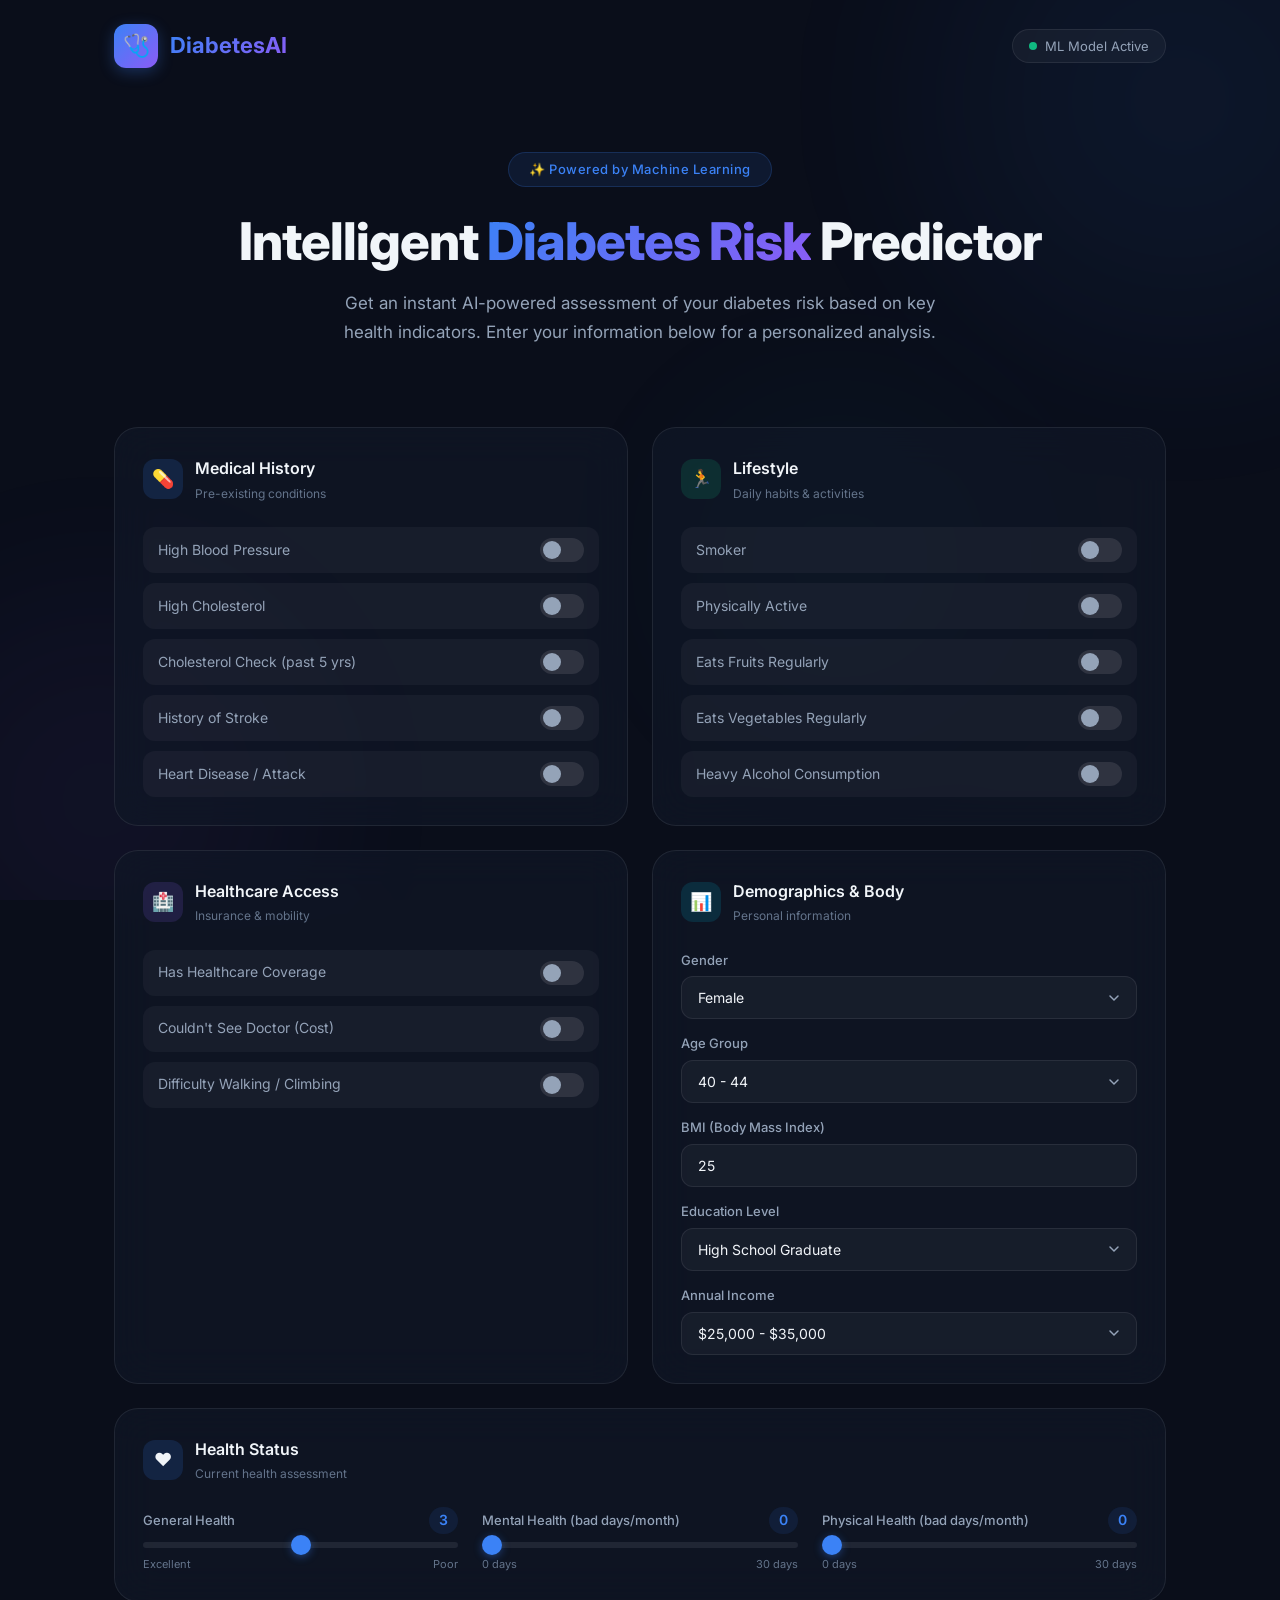
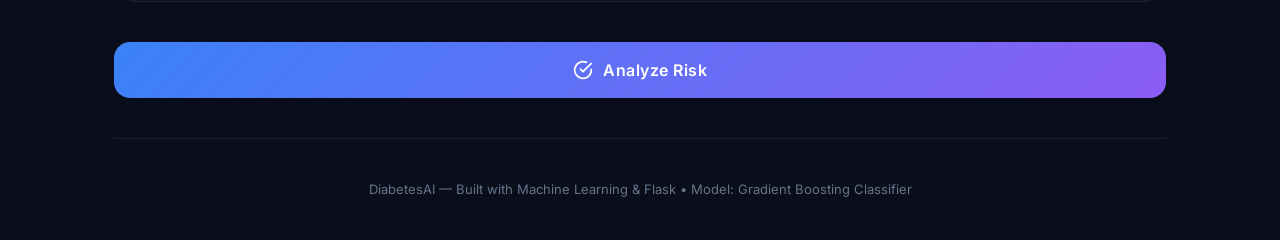
<file: app/templates/index.html>
<!DOCTYPE html>
<html lang="en">
<head>
    <meta charset="UTF-8">
    <meta name="viewport" content="width=device-width, initial-scale=1.0">
    <title>DiabetesAI - Intelligent Diabetes Risk Predictor</title>
    <meta name="description" content="AI-powered diabetes risk prediction tool using machine learning. Get instant health risk assessment based on your health indicators.">
    <link href="https://fonts.googleapis.com/css2?family=Inter:wght@300;400;500;600;700;800&display=swap" rel="stylesheet">
    <style>
        *, *::before, *::after {
            margin: 0;
            padding: 0;
            box-sizing: border-box;
        }

        :root {
            --bg-primary: #0a0e1a;
            --bg-secondary: #111827;
            --bg-card: rgba(17, 24, 39, 0.7);
            --bg-glass: rgba(255, 255, 255, 0.04);
            --border-glass: rgba(255, 255, 255, 0.08);
            --text-primary: #f1f5f9;
            --text-secondary: #94a3b8;
            --text-muted: #64748b;
            --accent-blue: #3b82f6;
            --accent-purple: #8b5cf6;
            --accent-cyan: #06b6d4;
            --accent-green: #10b981;
            --accent-red: #ef4444;
            --accent-amber: #f59e0b;
            --gradient-primary: linear-gradient(135deg, #3b82f6, #8b5cf6);
            --gradient-hero: linear-gradient(135deg, #0f172a 0%, #1e1b4b 50%, #0f172a 100%);
            --shadow-glow: 0 0 40px rgba(59, 130, 246, 0.15);
            --radius-sm: 8px;
            --radius-md: 12px;
            --radius-lg: 16px;
            --radius-xl: 24px;
        }

        body {
            font-family: 'Inter', -apple-system, BlinkMacSystemFont, sans-serif;
            background: var(--bg-primary);
            color: var(--text-primary);
            min-height: 100vh;
            overflow-x: hidden;
            line-height: 1.6;
        }

        /* Animated background */
        .bg-animation {
            position: fixed;
            top: 0;
            left: 0;
            width: 100%;
            height: 100%;
            z-index: 0;
            pointer-events: none;
            overflow: hidden;
        }

        .bg-orb {
            position: absolute;
            border-radius: 50%;
            filter: blur(80px);
            opacity: 0.3;
            animation: float 20s ease-in-out infinite;
        }

        .bg-orb-1 {
            width: 600px;
            height: 600px;
            background: radial-gradient(circle, rgba(59, 130, 246, 0.3), transparent);
            top: -200px;
            right: -200px;
            animation-delay: 0s;
        }

        .bg-orb-2 {
            width: 500px;
            height: 500px;
            background: radial-gradient(circle, rgba(139, 92, 246, 0.25), transparent);
            bottom: -150px;
            left: -150px;
            animation-delay: -7s;
        }

        .bg-orb-3 {
            width: 400px;
            height: 400px;
            background: radial-gradient(circle, rgba(6, 182, 212, 0.2), transparent);
            top: 40%;
            left: 50%;
            animation-delay: -14s;
        }

        @keyframes float {
            0%, 100% { transform: translate(0, 0) scale(1); }
            33% { transform: translate(30px, -30px) scale(1.05); }
            66% { transform: translate(-20px, 20px) scale(0.95); }
        }

        /* Layout */
        .container {
            position: relative;
            z-index: 1;
            max-width: 1100px;
            margin: 0 auto;
            padding: 0 24px;
        }

        /* Header */
        .header {
            padding: 24px 0;
            display: flex;
            align-items: center;
            justify-content: space-between;
            animation: fadeInDown 0.6s ease-out;
        }

        .logo {
            display: flex;
            align-items: center;
            gap: 12px;
        }

        .logo-icon {
            width: 44px;
            height: 44px;
            background: var(--gradient-primary);
            border-radius: var(--radius-md);
            display: flex;
            align-items: center;
            justify-content: center;
            font-size: 22px;
            box-shadow: 0 4px 15px rgba(59, 130, 246, 0.3);
        }

        .logo-text {
            font-size: 22px;
            font-weight: 700;
            background: var(--gradient-primary);
            -webkit-background-clip: text;
            -webkit-text-fill-color: transparent;
            background-clip: text;
        }

        .header-badge {
            display: flex;
            align-items: center;
            gap: 8px;
            padding: 6px 16px;
            background: var(--bg-glass);
            border: 1px solid var(--border-glass);
            border-radius: 100px;
            font-size: 13px;
            color: var(--text-secondary);
        }

        .header-badge .dot {
            width: 8px;
            height: 8px;
            background: var(--accent-green);
            border-radius: 50%;
            animation: pulse 2s ease-in-out infinite;
        }

        @keyframes pulse {
            0%, 100% { opacity: 1; transform: scale(1); }
            50% { opacity: 0.5; transform: scale(0.9); }
        }

        /* Hero Section */
        .hero {
            text-align: center;
            padding: 60px 0 40px;
            animation: fadeInUp 0.8s ease-out;
        }

        .hero-label {
            display: inline-flex;
            align-items: center;
            gap: 8px;
            padding: 6px 20px;
            background: rgba(59, 130, 246, 0.1);
            border: 1px solid rgba(59, 130, 246, 0.2);
            border-radius: 100px;
            font-size: 13px;
            font-weight: 500;
            color: var(--accent-blue);
            margin-bottom: 24px;
            letter-spacing: 0.5px;
        }

        .hero h1 {
            font-size: clamp(32px, 5vw, 52px);
            font-weight: 800;
            line-height: 1.2;
            margin-bottom: 16px;
            letter-spacing: -1px;
        }

        .hero h1 .gradient-text {
            background: var(--gradient-primary);
            -webkit-background-clip: text;
            -webkit-text-fill-color: transparent;
            background-clip: text;
        }

        .hero p {
            font-size: 17px;
            color: var(--text-secondary);
            max-width: 600px;
            margin: 0 auto;
            line-height: 1.7;
        }

        /* Main form */
        .form-grid {
            display: grid;
            grid-template-columns: 1fr 1fr;
            gap: 24px;
            padding: 40px 0;
            animation: fadeInUp 1s ease-out;
        }

        @media (max-width: 768px) {
            .form-grid {
                grid-template-columns: 1fr;
            }
        }

        /* Card */
        .card {
            background: var(--bg-card);
            backdrop-filter: blur(20px);
            -webkit-backdrop-filter: blur(20px);
            border: 1px solid var(--border-glass);
            border-radius: var(--radius-xl);
            padding: 28px;
            transition: all 0.3s ease;
        }

        .card:hover {
            border-color: rgba(255, 255, 255, 0.12);
            box-shadow: var(--shadow-glow);
            transform: translateY(-2px);
        }

        .card-header {
            display: flex;
            align-items: center;
            gap: 12px;
            margin-bottom: 24px;
        }

        .card-icon {
            width: 40px;
            height: 40px;
            border-radius: var(--radius-md);
            display: flex;
            align-items: center;
            justify-content: center;
            font-size: 18px;
        }

        .card-icon.blue { background: rgba(59, 130, 246, 0.15); }
        .card-icon.purple { background: rgba(139, 92, 246, 0.15); }
        .card-icon.cyan { background: rgba(6, 182, 212, 0.15); }
        .card-icon.green { background: rgba(16, 185, 129, 0.15); }

        .card-title {
            font-size: 16px;
            font-weight: 600;
        }

        .card-subtitle {
            font-size: 12px;
            color: var(--text-muted);
            margin-top: 2px;
        }

        /* Toggle Switch */
        .toggle-group {
            display: flex;
            flex-direction: column;
            gap: 10px;
        }

        .toggle-item {
            display: flex;
            align-items: center;
            justify-content: space-between;
            padding: 10px 14px;
            background: var(--bg-glass);
            border: 1px solid transparent;
            border-radius: var(--radius-md);
            cursor: pointer;
            transition: all 0.2s ease;
        }

        .toggle-item:hover {
            background: rgba(255, 255, 255, 0.06);
            border-color: var(--border-glass);
        }

        .toggle-item.active {
            background: rgba(59, 130, 246, 0.08);
            border-color: rgba(59, 130, 246, 0.2);
        }

        .toggle-label {
            font-size: 14px;
            font-weight: 400;
            color: var(--text-secondary);
            user-select: none;
        }

        .toggle-item.active .toggle-label {
            color: var(--text-primary);
        }

        .toggle-switch {
            width: 44px;
            height: 24px;
            background: rgba(255, 255, 255, 0.1);
            border-radius: 100px;
            position: relative;
            transition: all 0.3s ease;
            flex-shrink: 0;
        }

        .toggle-switch::after {
            content: '';
            position: absolute;
            width: 18px;
            height: 18px;
            background: var(--text-secondary);
            border-radius: 50%;
            top: 3px;
            left: 3px;
            transition: all 0.3s cubic-bezier(0.68, -0.55, 0.27, 1.55);
        }

        .toggle-item.active .toggle-switch {
            background: var(--accent-blue);
        }

        .toggle-item.active .toggle-switch::after {
            transform: translateX(20px);
            background: white;
        }

        /* Select + Input */
        .input-group {
            display: flex;
            flex-direction: column;
            gap: 14px;
        }

        .input-wrapper {
            display: flex;
            flex-direction: column;
            gap: 6px;
        }

        .input-label {
            font-size: 13px;
            font-weight: 500;
            color: var(--text-secondary);
        }

        .styled-select, .styled-input {
            width: 100%;
            padding: 12px 16px;
            background: var(--bg-glass);
            border: 1px solid var(--border-glass);
            border-radius: var(--radius-md);
            color: var(--text-primary);
            font-family: 'Inter', sans-serif;
            font-size: 14px;
            outline: none;
            transition: all 0.2s ease;
            appearance: none;
        }

        .styled-select {
            cursor: pointer;
            background-image: url("data:image/svg+xml,%3Csvg xmlns='http://www.w3.org/2000/svg' width='12' height='12' viewBox='0 0 12 12' fill='none'%3E%3Cpath d='M2 4L6 8L10 4' stroke='%2394a3b8' stroke-width='1.5' stroke-linecap='round'/%3E%3C/svg%3E");
            background-repeat: no-repeat;
            background-position: right 16px center;
            padding-right: 40px;
        }

        .styled-select option {
            background: var(--bg-secondary);
            color: var(--text-primary);
        }

        .styled-input:focus, .styled-select:focus {
            border-color: var(--accent-blue);
            box-shadow: 0 0 0 3px rgba(59, 130, 246, 0.1);
        }

        /* Slider */
        .slider-wrapper {
            display: flex;
            flex-direction: column;
            gap: 8px;
        }

        .slider-header {
            display: flex;
            justify-content: space-between;
            align-items: center;
        }

        .slider-value {
            font-size: 14px;
            font-weight: 600;
            color: var(--accent-blue);
            background: rgba(59, 130, 246, 0.1);
            padding: 2px 10px;
            border-radius: 100px;
        }

        .styled-range {
            width: 100%;
            height: 6px;
            -webkit-appearance: none;
            appearance: none;
            background: rgba(255, 255, 255, 0.08);
            border-radius: 100px;
            outline: none;
        }

        .styled-range::-webkit-slider-thumb {
            -webkit-appearance: none;
            appearance: none;
            width: 20px;
            height: 20px;
            border-radius: 50%;
            background: var(--accent-blue);
            cursor: pointer;
            box-shadow: 0 2px 8px rgba(59, 130, 246, 0.4);
            transition: transform 0.2s;
        }

        .styled-range::-webkit-slider-thumb:hover {
            transform: scale(1.2);
        }

        .slider-labels {
            display: flex;
            justify-content: space-between;
            font-size: 11px;
            color: var(--text-muted);
        }

        /* Predict Button */
        .predict-section {
            padding: 0 0 40px;
            animation: fadeInUp 1.2s ease-out;
        }

        .predict-btn {
            width: 100%;
            padding: 18px 32px;
            background: var(--gradient-primary);
            border: none;
            border-radius: var(--radius-lg);
            color: white;
            font-family: 'Inter', sans-serif;
            font-size: 16px;
            font-weight: 600;
            cursor: pointer;
            transition: all 0.3s ease;
            position: relative;
            overflow: hidden;
            letter-spacing: 0.5px;
        }

        .predict-btn::before {
            content: '';
            position: absolute;
            top: 0;
            left: -100%;
            width: 100%;
            height: 100%;
            background: linear-gradient(90deg, transparent, rgba(255,255,255,0.15), transparent);
            transition: left 0.5s;
        }

        .predict-btn:hover {
            transform: translateY(-2px);
            box-shadow: 0 8px 30px rgba(59, 130, 246, 0.4);
        }

        .predict-btn:hover::before {
            left: 100%;
        }

        .predict-btn:active {
            transform: translateY(0);
        }

        .predict-btn:disabled {
            opacity: 0.6;
            cursor: not-allowed;
            transform: none;
        }

        .predict-btn .btn-content {
            display: flex;
            align-items: center;
            justify-content: center;
            gap: 10px;
        }

        .spinner {
            width: 20px;
            height: 20px;
            border: 2px solid rgba(255,255,255,0.3);
            border-top-color: white;
            border-radius: 50%;
            animation: spin 0.8s linear infinite;
        }

        @keyframes spin {
            to { transform: rotate(360deg); }
        }

        /* Results */
        .result-container {
            margin-top: 32px;
            animation: slideUp 0.5s ease-out;
        }

        .result-card {
            background: var(--bg-card);
            backdrop-filter: blur(20px);
            border: 1px solid var(--border-glass);
            border-radius: var(--radius-xl);
            padding: 36px;
            text-align: center;
        }

        .result-card.risk-high {
            border-color: rgba(239, 68, 68, 0.3);
            box-shadow: 0 0 50px rgba(239, 68, 68, 0.1);
        }

        .result-card.risk-low {
            border-color: rgba(16, 185, 129, 0.3);
            box-shadow: 0 0 50px rgba(16, 185, 129, 0.1);
        }

        .result-icon {
            width: 72px;
            height: 72px;
            border-radius: 50%;
            display: flex;
            align-items: center;
            justify-content: center;
            margin: 0 auto 20px;
            font-size: 32px;
        }

        .risk-high .result-icon {
            background: rgba(239, 68, 68, 0.15);
        }

        .risk-low .result-icon {
            background: rgba(16, 185, 129, 0.15);
        }

        .result-title {
            font-size: 24px;
            font-weight: 700;
            margin-bottom: 8px;
        }

        .risk-high .result-title { color: var(--accent-red); }
        .risk-low .result-title { color: var(--accent-green); }

        .result-description {
            font-size: 15px;
            color: var(--text-secondary);
            margin-bottom: 28px;
            max-width: 500px;
            margin-left: auto;
            margin-right: auto;
        }

        /* Gauge */
        .gauge-container {
            width: 200px;
            height: 110px;
            margin: 0 auto 24px;
            position: relative;
        }

        .gauge-bg {
            fill: none;
            stroke: rgba(255, 255, 255, 0.06);
            stroke-width: 14;
        }

        .gauge-fill {
            fill: none;
            stroke-width: 14;
            stroke-linecap: round;
            transition: stroke-dashoffset 1.5s ease-out, stroke 0.5s ease;
        }

        .gauge-text {
            position: absolute;
            bottom: 0;
            left: 50%;
            transform: translateX(-50%);
            text-align: center;
        }

        .gauge-percentage {
            font-size: 36px;
            font-weight: 800;
            line-height: 1;
        }

        .gauge-label {
            font-size: 12px;
            color: var(--text-muted);
            margin-top: 4px;
        }

        /* Probability bars */
        .prob-bars {
            display: flex;
            gap: 16px;
            margin-top: 24px;
        }

        .prob-bar {
            flex: 1;
            background: var(--bg-glass);
            border-radius: var(--radius-md);
            padding: 16px;
        }

        .prob-bar-label {
            font-size: 12px;
            color: var(--text-muted);
            margin-bottom: 8px;
        }

        .prob-bar-value {
            font-size: 22px;
            font-weight: 700;
            margin-bottom: 8px;
        }

        .prob-bar-track {
            width: 100%;
            height: 6px;
            background: rgba(255, 255, 255, 0.06);
            border-radius: 100px;
            overflow: hidden;
        }

        .prob-bar-fill {
            height: 100%;
            border-radius: 100px;
            transition: width 1.2s ease-out;
        }

        .prob-bar-fill.green { background: var(--accent-green); }
        .prob-bar-fill.red { background: var(--accent-red); }

        /* Disclaimer */
        .disclaimer {
            text-align: center;
            padding: 24px 0;
            color: var(--text-muted);
            font-size: 12px;
            border-top: 1px solid var(--border-glass);
            margin-top: 20px;
        }

        /* Footer */
        .footer {
            text-align: center;
            padding: 40px 0;
            color: var(--text-muted);
            font-size: 13px;
            border-top: 1px solid var(--border-glass);
        }

        .footer a {
            color: var(--accent-blue);
            text-decoration: none;
        }

        /* Animations */
        @keyframes fadeInUp {
            from { opacity: 0; transform: translateY(30px); }
            to { opacity: 1; transform: translateY(0); }
        }

        @keyframes fadeInDown {
            from { opacity: 0; transform: translateY(-20px); }
            to { opacity: 1; transform: translateY(0); }
        }

        @keyframes slideUp {
            from { opacity: 0; transform: translateY(40px); }
            to { opacity: 1; transform: translateY(0); }
        }

        /* Full-width card span */
        .full-width {
            grid-column: 1 / -1;
        }

        /* Responsive adjustments */
        @media (max-width: 640px) {
            .header {
                flex-direction: column;
                gap: 12px;
            }
            .hero {
                padding: 40px 0 24px;
            }
            .card {
                padding: 20px;
            }
            .prob-bars {
                flex-direction: column;
            }
            .result-card {
                padding: 24px;
            }
        }

        /* Hidden class */
        .hidden {
            display: none !important;
        }
    </style>
</head>
<body>
    <!-- Animated Background -->
    <div class="bg-animation">
        <div class="bg-orb bg-orb-1"></div>
        <div class="bg-orb bg-orb-2"></div>
        <div class="bg-orb bg-orb-3"></div>
    </div>

    <div class="container">
        <!-- Header -->
        <header class="header">
            <div class="logo">
                <div class="logo-icon">🩺</div>
                <span class="logo-text">DiabetesAI</span>
            </div>
            <div class="header-badge">
                <span class="dot"></span>
                ML Model Active
            </div>
        </header>

        <!-- Hero Section -->
        <section class="hero">
            <div class="hero-label">
                ✨ Powered by Machine Learning
            </div>
            <h1>Intelligent <span class="gradient-text">Diabetes Risk</span> Predictor</h1>
            <p>Get an instant AI-powered assessment of your diabetes risk based on key health indicators. Enter your information below for a personalized analysis.</p>
        </section>

        <!-- Form -->
        <div class="form-grid">
            <!-- Medical History -->
            <div class="card">
                <div class="card-header">
                    <div class="card-icon blue">💊</div>
                    <div>
                        <div class="card-title">Medical History</div>
                        <div class="card-subtitle">Pre-existing conditions</div>
                    </div>
                </div>
                <div class="toggle-group">
                    <div class="toggle-item" data-field="HighBP" onclick="toggleSwitch(this)" id="toggle-highbp">
                        <span class="toggle-label">High Blood Pressure</span>
                        <div class="toggle-switch"></div>
                    </div>
                    <div class="toggle-item" data-field="HighChol" onclick="toggleSwitch(this)" id="toggle-highchol">
                        <span class="toggle-label">High Cholesterol</span>
                        <div class="toggle-switch"></div>
                    </div>
                    <div class="toggle-item" data-field="CholCheck" onclick="toggleSwitch(this)" id="toggle-cholcheck">
                        <span class="toggle-label">Cholesterol Check (past 5 yrs)</span>
                        <div class="toggle-switch"></div>
                    </div>
                    <div class="toggle-item" data-field="Stroke" onclick="toggleSwitch(this)" id="toggle-stroke">
                        <span class="toggle-label">History of Stroke</span>
                        <div class="toggle-switch"></div>
                    </div>
                    <div class="toggle-item" data-field="HeartDiseaseorAttack" onclick="toggleSwitch(this)" id="toggle-heart">
                        <span class="toggle-label">Heart Disease / Attack</span>
                        <div class="toggle-switch"></div>
                    </div>
                </div>
            </div>

            <!-- Lifestyle -->
            <div class="card">
                <div class="card-header">
                    <div class="card-icon green">🏃</div>
                    <div>
                        <div class="card-title">Lifestyle</div>
                        <div class="card-subtitle">Daily habits & activities</div>
                    </div>
                </div>
                <div class="toggle-group">
                    <div class="toggle-item" data-field="Smoker" onclick="toggleSwitch(this)" id="toggle-smoker">
                        <span class="toggle-label">Smoker</span>
                        <div class="toggle-switch"></div>
                    </div>
                    <div class="toggle-item" data-field="PhysActivity" onclick="toggleSwitch(this)" id="toggle-physactivity">
                        <span class="toggle-label">Physically Active</span>
                        <div class="toggle-switch"></div>
                    </div>
                    <div class="toggle-item" data-field="Fruits" onclick="toggleSwitch(this)" id="toggle-fruits">
                        <span class="toggle-label">Eats Fruits Regularly</span>
                        <div class="toggle-switch"></div>
                    </div>
                    <div class="toggle-item" data-field="Veggies" onclick="toggleSwitch(this)" id="toggle-veggies">
                        <span class="toggle-label">Eats Vegetables Regularly</span>
                        <div class="toggle-switch"></div>
                    </div>
                    <div class="toggle-item" data-field="HvyAlcoholConsump" onclick="toggleSwitch(this)" id="toggle-alcohol">
                        <span class="toggle-label">Heavy Alcohol Consumption</span>
                        <div class="toggle-switch"></div>
                    </div>
                </div>
            </div>

            <!-- Healthcare Access -->
            <div class="card">
                <div class="card-header">
                    <div class="card-icon purple">🏥</div>
                    <div>
                        <div class="card-title">Healthcare Access</div>
                        <div class="card-subtitle">Insurance & mobility</div>
                    </div>
                </div>
                <div class="toggle-group">
                    <div class="toggle-item" data-field="AnyHealthcare" onclick="toggleSwitch(this)" id="toggle-healthcare">
                        <span class="toggle-label">Has Healthcare Coverage</span>
                        <div class="toggle-switch"></div>
                    </div>
                    <div class="toggle-item" data-field="NoDocbcCost" onclick="toggleSwitch(this)" id="toggle-nodoc">
                        <span class="toggle-label">Couldn't See Doctor (Cost)</span>
                        <div class="toggle-switch"></div>
                    </div>
                    <div class="toggle-item" data-field="DiffWalk" onclick="toggleSwitch(this)" id="toggle-diffwalk">
                        <span class="toggle-label">Difficulty Walking / Climbing</span>
                        <div class="toggle-switch"></div>
                    </div>
                </div>
            </div>

            <!-- Demographics & Body -->
            <div class="card">
                <div class="card-header">
                    <div class="card-icon cyan">📊</div>
                    <div>
                        <div class="card-title">Demographics & Body</div>
                        <div class="card-subtitle">Personal information</div>
                    </div>
                </div>
                <div class="input-group">
                    <div class="input-wrapper">
                        <label class="input-label" for="gender-select">Gender</label>
                        <select class="styled-select" id="gender-select">
                            <option value="0">Female</option>
                            <option value="1">Male</option>
                        </select>
                    </div>
                    <div class="input-wrapper">
                        <label class="input-label" for="age-select">Age Group</label>
                        <select class="styled-select" id="age-select">
                            <option value="1">18 - 24</option>
                            <option value="2">25 - 29</option>
                            <option value="3">30 - 34</option>
                            <option value="4">35 - 39</option>
                            <option value="5" selected>40 - 44</option>
                            <option value="6">45 - 49</option>
                            <option value="7">50 - 54</option>
                            <option value="8">55 - 59</option>
                            <option value="9">60 - 64</option>
                            <option value="10">65 - 69</option>
                            <option value="11">70 - 74</option>
                            <option value="12">75 - 79</option>
                            <option value="13">80+</option>
                        </select>
                    </div>
                    <div class="input-wrapper">
                        <label class="input-label" for="bmi-input">BMI (Body Mass Index)</label>
                        <input type="number" class="styled-input" id="bmi-input" value="25" min="10" max="100" step="0.1" placeholder="Enter your BMI">
                    </div>
                    <div class="input-wrapper">
                        <label class="input-label" for="education-select">Education Level</label>
                        <select class="styled-select" id="education-select">
                            <option value="1">Never Attended</option>
                            <option value="2">Elementary</option>
                            <option value="3">Some High School</option>
                            <option value="4" selected>High School Graduate</option>
                            <option value="5">Some College</option>
                            <option value="6">College Graduate</option>
                        </select>
                    </div>
                    <div class="input-wrapper">
                        <label class="input-label" for="income-select">Annual Income</label>
                        <select class="styled-select" id="income-select">
                            <option value="1">Less than $10,000</option>
                            <option value="2">$10,000 - $15,000</option>
                            <option value="3">$15,000 - $20,000</option>
                            <option value="4">$20,000 - $25,000</option>
                            <option value="5" selected>$25,000 - $35,000</option>
                            <option value="6">$35,000 - $50,000</option>
                            <option value="7">$50,000 - $75,000</option>
                            <option value="8">$75,000 or more</option>
                        </select>
                    </div>
                </div>
            </div>

            <!-- Health Status (Full Width) -->
            <div class="card full-width">
                <div class="card-header">
                    <div class="card-icon blue">❤️</div>
                    <div>
                        <div class="card-title">Health Status</div>
                        <div class="card-subtitle">Current health assessment</div>
                    </div>
                </div>
                <div style="display: grid; grid-template-columns: 1fr 1fr 1fr; gap: 24px;">
                    <div class="slider-wrapper">
                        <div class="slider-header">
                            <span class="input-label">General Health</span>
                            <span class="slider-value" id="genhlth-value">3</span>
                        </div>
                        <input type="range" class="styled-range" id="genhlth-slider" min="1" max="5" value="3" oninput="updateSlider('genhlth')">
                        <div class="slider-labels">
                            <span>Excellent</span>
                            <span>Poor</span>
                        </div>
                    </div>
                    <div class="slider-wrapper">
                        <div class="slider-header">
                            <span class="input-label">Mental Health (bad days/month)</span>
                            <span class="slider-value" id="menthlth-value">0</span>
                        </div>
                        <input type="range" class="styled-range" id="menthlth-slider" min="0" max="30" value="0" oninput="updateSlider('menthlth')">
                        <div class="slider-labels">
                            <span>0 days</span>
                            <span>30 days</span>
                        </div>
                    </div>
                    <div class="slider-wrapper">
                        <div class="slider-header">
                            <span class="input-label">Physical Health (bad days/month)</span>
                            <span class="slider-value" id="physhlth-value">0</span>
                        </div>
                        <input type="range" class="styled-range" id="physhlth-slider" min="0" max="30" value="0" oninput="updateSlider('physhlth')">
                        <div class="slider-labels">
                            <span>0 days</span>
                            <span>30 days</span>
                        </div>
                    </div>
                </div>
            </div>
        </div>

        <!-- Predict Button -->
        <div class="predict-section">
            <button class="predict-btn" id="predict-btn" onclick="submitPrediction()">
                <span class="btn-content" id="btn-content">
                    <svg width="20" height="20" viewBox="0 0 24 24" fill="none" stroke="currentColor" stroke-width="2" stroke-linecap="round" stroke-linejoin="round">
                        <path d="M22 11.08V12a10 10 0 1 1-5.93-9.14"/>
                        <polyline points="22 4 12 14.01 9 11.01"/>
                    </svg>
                    Analyze Risk
                </span>
            </button>

            <!-- Results -->
            <div class="result-container hidden" id="result-container">
                <div class="result-card" id="result-card">
                    <div class="result-icon" id="result-icon"></div>
                    <div class="result-title" id="result-title"></div>
                    <div class="result-description" id="result-description"></div>
                    
                    <!-- Gauge -->
                    <div class="gauge-container">
                        <svg viewBox="0 0 200 110" width="200" height="110">
                            <path class="gauge-bg" d="M 20 100 A 80 80 0 0 1 180 100" />
                            <path class="gauge-fill" id="gauge-fill" d="M 20 100 A 80 80 0 0 1 180 100" />
                        </svg>
                        <div class="gauge-text">
                            <div class="gauge-percentage" id="gauge-percentage">0%</div>
                            <div class="gauge-label">Risk Score</div>
                        </div>
                    </div>

                    <!-- Probability bars -->
                    <div class="prob-bars">
                        <div class="prob-bar">
                            <div class="prob-bar-label">No Diabetes Probability</div>
                            <div class="prob-bar-value" id="prob-safe" style="color: var(--accent-green);">0%</div>
                            <div class="prob-bar-track">
                                <div class="prob-bar-fill green" id="prob-safe-bar" style="width: 0%"></div>
                            </div>
                        </div>
                        <div class="prob-bar">
                            <div class="prob-bar-label">Diabetes Risk Probability</div>
                            <div class="prob-bar-value" id="prob-risk" style="color: var(--accent-red);">0%</div>
                            <div class="prob-bar-track">
                                <div class="prob-bar-fill red" id="prob-risk-bar" style="width: 0%"></div>
                            </div>
                        </div>
                    </div>

                    <div class="disclaimer">
                        <strong>Disclaimer:</strong> This is an AI-based screening tool and should not replace professional medical advice. Please consult your healthcare provider for a proper diagnosis.
                    </div>
                </div>
            </div>
        </div>

        <!-- Footer -->
        <footer class="footer">
            <p>DiabetesAI &mdash; Built with Machine Learning &amp; Flask &bull; Model: Gradient Boosting Classifier</p>
        </footer>
    </div>

    <script>
        // Toggle switch logic
        const toggleStates = {};

        function toggleSwitch(el) {
            const field = el.dataset.field;
            el.classList.toggle('active');
            toggleStates[field] = el.classList.contains('active') ? 1 : 0;
        }

        // Slider update
        function updateSlider(name) {
            const slider = document.getElementById(name + '-slider');
            const valueEl = document.getElementById(name + '-value');
            valueEl.textContent = slider.value;
        }

        // Collect form data
        function collectFormData() {
            return {
                HighBP: toggleStates['HighBP'] || 0,
                HighChol: toggleStates['HighChol'] || 0,
                CholCheck: toggleStates['CholCheck'] || 0,
                BMI: parseFloat(document.getElementById('bmi-input').value) || 25,
                Smoker: toggleStates['Smoker'] || 0,
                Stroke: toggleStates['Stroke'] || 0,
                HeartDiseaseorAttack: toggleStates['HeartDiseaseorAttack'] || 0,
                PhysActivity: toggleStates['PhysActivity'] || 0,
                Fruits: toggleStates['Fruits'] || 0,
                Veggies: toggleStates['Veggies'] || 0,
                HvyAlcoholConsump: toggleStates['HvyAlcoholConsump'] || 0,
                AnyHealthcare: toggleStates['AnyHealthcare'] || 0,
                NoDocbcCost: toggleStates['NoDocbcCost'] || 0,
                GenHlth: parseInt(document.getElementById('genhlth-slider').value),
                MentHlth: parseInt(document.getElementById('menthlth-slider').value),
                PhysHlth: parseInt(document.getElementById('physhlth-slider').value),
                DiffWalk: toggleStates['DiffWalk'] || 0,
                Sex: parseInt(document.getElementById('gender-select').value),
                Age: parseInt(document.getElementById('age-select').value),
                Education: parseInt(document.getElementById('education-select').value),
                Income: parseInt(document.getElementById('income-select').value),
            };
        }

        // Submit prediction
        async function submitPrediction() {
            const btn = document.getElementById('predict-btn');
            const btnContent = document.getElementById('btn-content');
            
            // Loading state
            btn.disabled = true;
            btnContent.innerHTML = '<div class="spinner"></div> Analyzing...';

            try {
                const data = collectFormData();
                const response = await fetch('/predict', {
                    method: 'POST',
                    headers: { 'Content-Type': 'application/json' },
                    body: JSON.stringify(data)
                });

                const result = await response.json();

                if (result.error) {
                    alert('Error: ' + result.error);
                    return;
                }

                showResults(result);
            } catch (error) {
                alert('Connection error. Make sure the server is running.');
                console.error(error);
            } finally {
                btn.disabled = false;
                btnContent.innerHTML = `
                    <svg width="20" height="20" viewBox="0 0 24 24" fill="none" stroke="currentColor" stroke-width="2" stroke-linecap="round" stroke-linejoin="round">
                        <path d="M22 11.08V12a10 10 0 1 1-5.93-9.14"/>
                        <polyline points="22 4 12 14.01 9 11.01"/>
                    </svg>
                    Analyze Risk
                `;
            }
        }

        // Display results
        function showResults(result) {
            const container = document.getElementById('result-container');
            const card = document.getElementById('result-card');
            const icon = document.getElementById('result-icon');
            const title = document.getElementById('result-title');
            const desc = document.getElementById('result-description');
            const gaugePercentage = document.getElementById('gauge-percentage');
            const gaugeFill = document.getElementById('gauge-fill');

            // Remove hidden
            container.classList.remove('hidden');

            // Scroll to results
            setTimeout(() => {
                container.scrollIntoView({ behavior: 'smooth', block: 'center' });
            }, 100);

            const isHighRisk = result.prediction === 1;
            const riskPercent = result.probability_diabetes;

            // Update card style
            card.className = 'result-card ' + (isHighRisk ? 'risk-high' : 'risk-low');

            // Icon
            icon.textContent = isHighRisk ? '⚠️' : '✅';

            // Title
            title.textContent = isHighRisk ? 'Elevated Diabetes Risk Detected' : 'Low Diabetes Risk';

            // Description
            desc.textContent = isHighRisk
                ? 'Based on the health indicators provided, the AI model has identified an elevated risk of diabetes or pre-diabetes. We strongly recommend consulting with a healthcare professional for further evaluation.'
                : 'Based on the health indicators provided, the AI model suggests a low probability of diabetes. Continue maintaining a healthy lifestyle and schedule regular check-ups.';

            // Gauge animation
            const arcLength = 251.2; // approximate arc length for the SVG path
            const offset = arcLength * (1 - riskPercent / 100);
            gaugeFill.style.strokeDasharray = arcLength;
            gaugeFill.style.strokeDashoffset = arcLength;
            gaugeFill.style.stroke = isHighRisk ? 'var(--accent-red)' : 'var(--accent-green)';

            // If medium risk, use amber
            if (riskPercent >= 30 && riskPercent < 50) {
                gaugeFill.style.stroke = 'var(--accent-amber)';
            }

            setTimeout(() => {
                gaugeFill.style.strokeDashoffset = offset;
            }, 100);

            // Animate percentage counter
            animateCounter(gaugePercentage, riskPercent);

            // Probability bars
            document.getElementById('prob-safe').textContent = result.probability_no_diabetes + '%';
            document.getElementById('prob-risk').textContent = result.probability_diabetes + '%';
            
            setTimeout(() => {
                document.getElementById('prob-safe-bar').style.width = result.probability_no_diabetes + '%';
                document.getElementById('prob-risk-bar').style.width = result.probability_diabetes + '%';
            }, 200);
        }

        // Counter animation
        function animateCounter(el, target) {
            let current = 0;
            const duration = 1500;
            const step = target / (duration / 16);
            
            function update() {
                current += step;
                if (current >= target) {
                    el.textContent = target + '%';
                    return;
                }
                el.textContent = Math.round(current) + '%';
                requestAnimationFrame(update);
            }
            update();
        }
    </script>
</body>
</html>
</file>
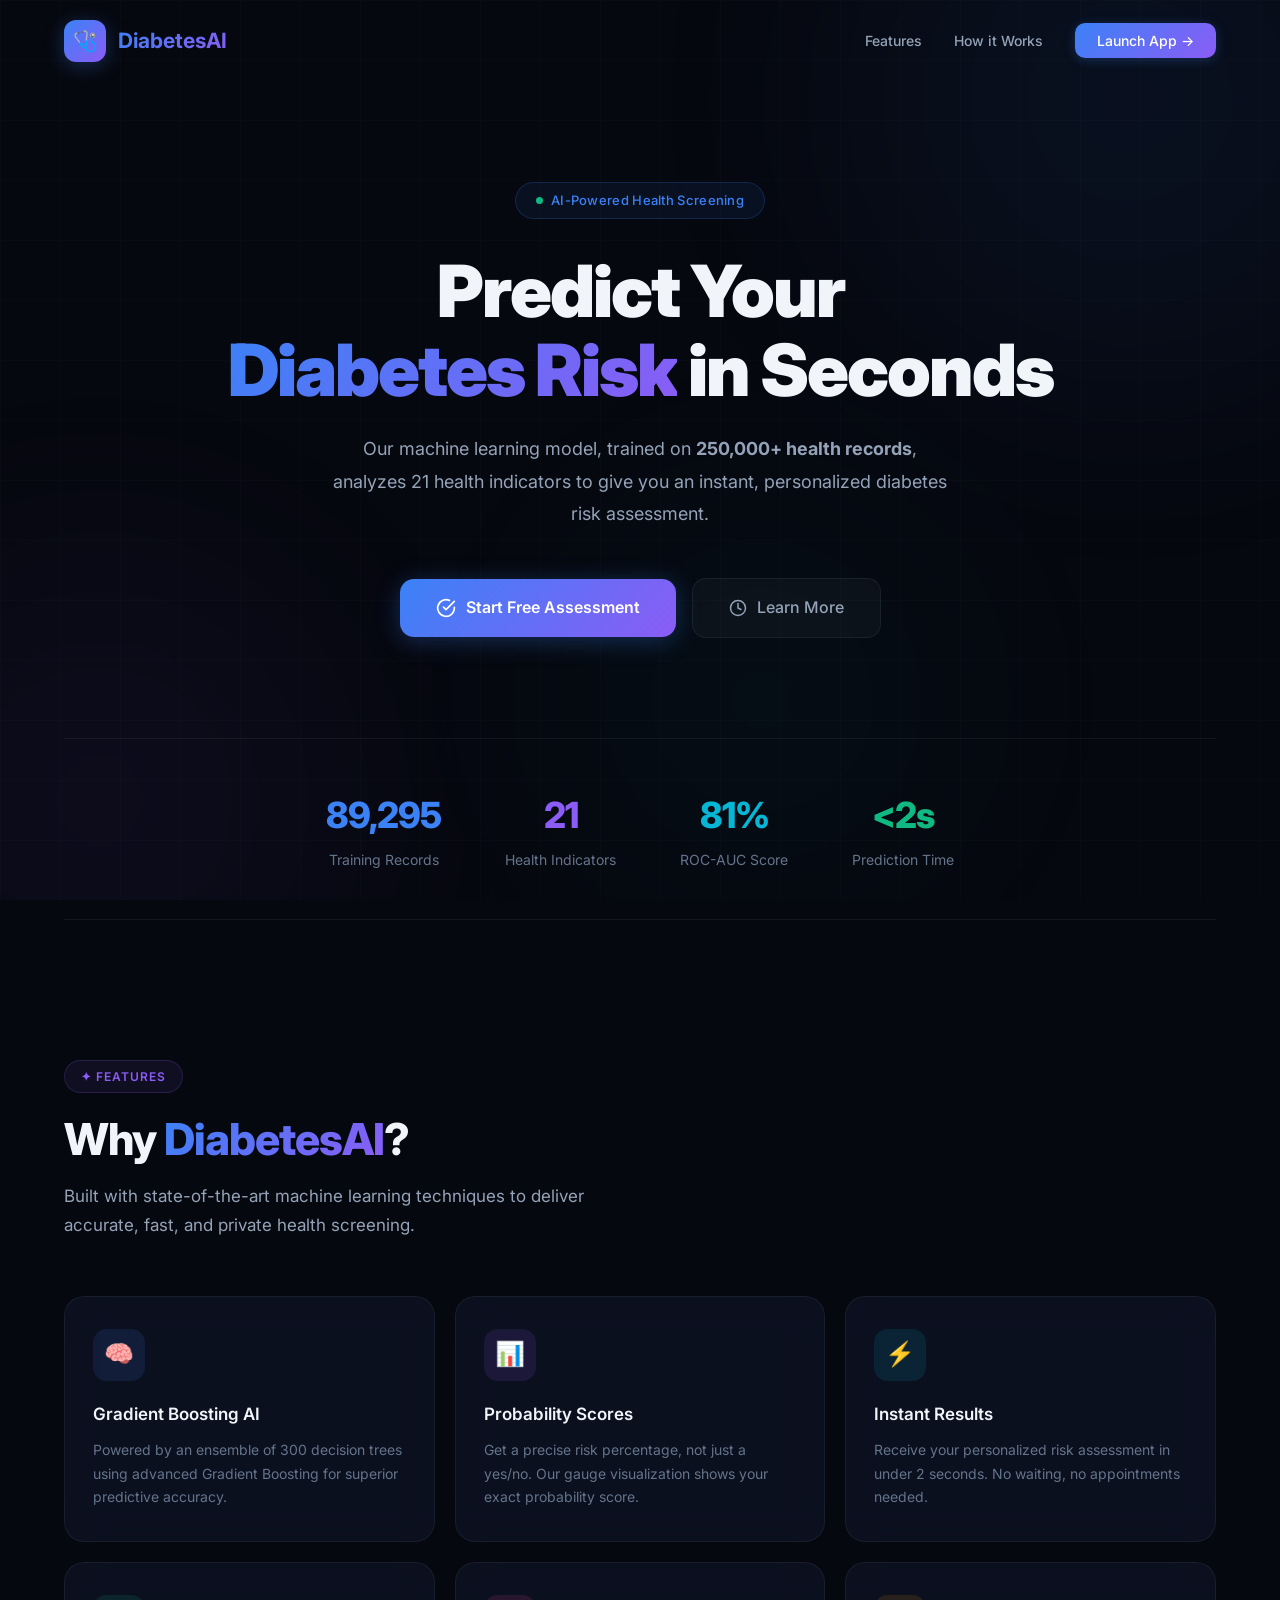
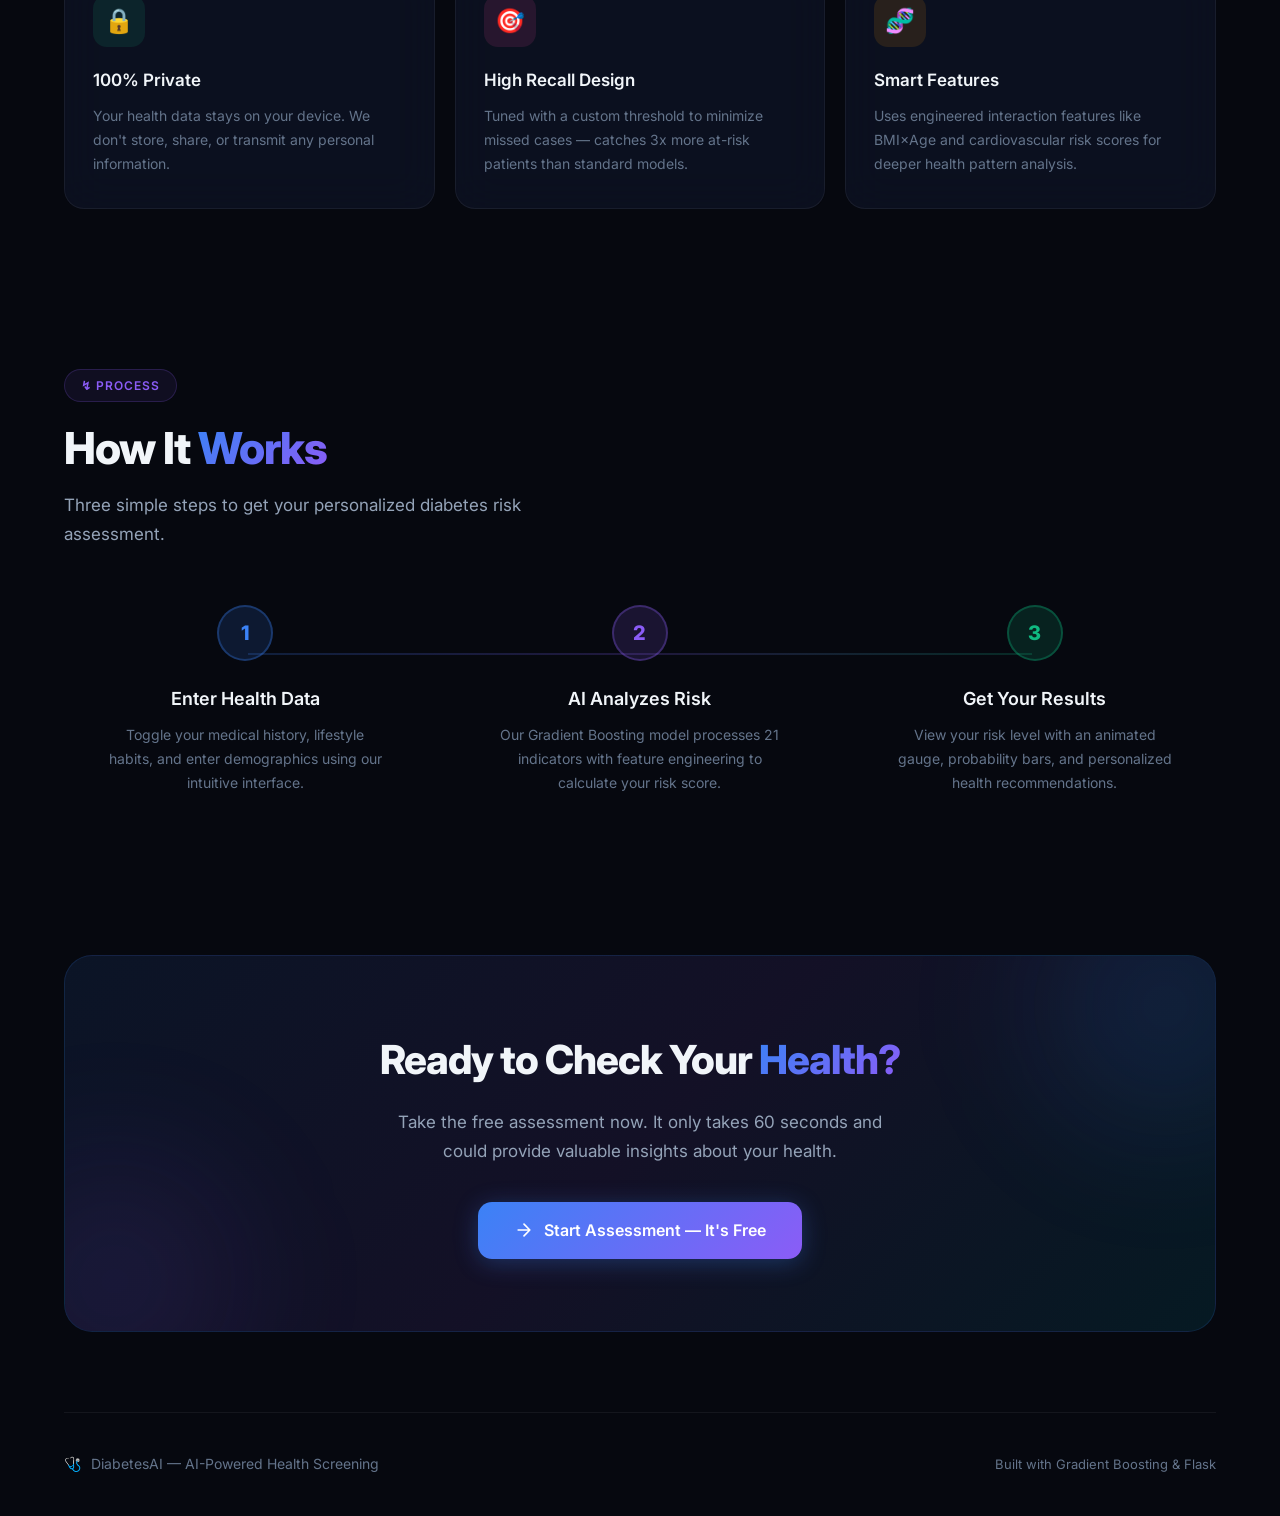
<file: app/templates/landing.html>
<!DOCTYPE html>
<html lang="en">
<head>
    <meta charset="UTF-8">
    <meta name="viewport" content="width=device-width, initial-scale=1.0">
    <title>DiabetesAI — AI-Powered Diabetes Risk Screening</title>
    <meta name="description" content="DiabetesAI uses advanced machine learning to assess your diabetes risk in seconds. Free, private, and powered by Gradient Boosting AI trained on 250,000+ health records.">
    <link href="https://fonts.googleapis.com/css2?family=Inter:wght@300;400;500;600;700;800;900&display=swap" rel="stylesheet">
    <style>
        *, *::before, *::after {
            margin: 0;
            padding: 0;
            box-sizing: border-box;
        }

        :root {
            --bg-primary: #06080f;
            --bg-secondary: #0c1120;
            --bg-card: rgba(15, 23, 42, 0.6);
            --bg-glass: rgba(255, 255, 255, 0.03);
            --border-glass: rgba(255, 255, 255, 0.06);
            --border-hover: rgba(255, 255, 255, 0.12);
            --text-primary: #f1f5f9;
            --text-secondary: #94a3b8;
            --text-muted: #64748b;
            --accent-blue: #3b82f6;
            --accent-purple: #8b5cf6;
            --accent-cyan: #06b6d4;
            --accent-green: #10b981;
            --accent-pink: #ec4899;
            --gradient-primary: linear-gradient(135deg, #3b82f6, #8b5cf6);
            --gradient-warm: linear-gradient(135deg, #f59e0b, #ef4444);
            --gradient-cool: linear-gradient(135deg, #06b6d4, #3b82f6);
        }

        html {
            scroll-behavior: smooth;
        }

        body {
            font-family: 'Inter', -apple-system, BlinkMacSystemFont, sans-serif;
            background: var(--bg-primary);
            color: var(--text-primary);
            min-height: 100vh;
            overflow-x: hidden;
            line-height: 1.6;
        }

        /* ===== Animated Background ===== */
        .bg-animation {
            position: fixed;
            top: 0;
            left: 0;
            width: 100%;
            height: 100%;
            z-index: 0;
            pointer-events: none;
            overflow: hidden;
        }

        .bg-orb {
            position: absolute;
            border-radius: 50%;
            filter: blur(100px);
            opacity: 0.25;
            animation: orbFloat 25s ease-in-out infinite;
        }

        .bg-orb-1 {
            width: 700px; height: 700px;
            background: radial-gradient(circle, rgba(59,130,246,0.35), transparent);
            top: -250px; right: -200px;
        }
        .bg-orb-2 {
            width: 600px; height: 600px;
            background: radial-gradient(circle, rgba(139,92,246,0.3), transparent);
            bottom: -200px; left: -200px;
            animation-delay: -8s;
        }
        .bg-orb-3 {
            width: 500px; height: 500px;
            background: radial-gradient(circle, rgba(6,182,212,0.2), transparent);
            top: 50%; left: 40%;
            animation-delay: -16s;
        }

        @keyframes orbFloat {
            0%, 100% { transform: translate(0, 0) scale(1); }
            33% { transform: translate(40px, -40px) scale(1.08); }
            66% { transform: translate(-30px, 30px) scale(0.92); }
        }

        /* ===== Grid Lines Background ===== */
        .grid-bg {
            position: fixed;
            top: 0; left: 0;
            width: 100%; height: 100%;
            background-image: 
                linear-gradient(rgba(255,255,255,0.015) 1px, transparent 1px),
                linear-gradient(90deg, rgba(255,255,255,0.015) 1px, transparent 1px);
            background-size: 60px 60px;
            z-index: 0;
            pointer-events: none;
        }

        /* ===== Container ===== */
        .container {
            position: relative;
            z-index: 1;
            max-width: 1200px;
            margin: 0 auto;
            padding: 0 24px;
        }

        /* ===== Navigation ===== */
        .nav {
            padding: 20px 0;
            display: flex;
            align-items: center;
            justify-content: space-between;
            animation: fadeInDown 0.6s ease-out;
        }

        .nav-logo {
            display: flex;
            align-items: center;
            gap: 12px;
            text-decoration: none;
        }

        .nav-logo-icon {
            width: 42px; height: 42px;
            background: var(--gradient-primary);
            border-radius: 12px;
            display: flex;
            align-items: center;
            justify-content: center;
            font-size: 20px;
            box-shadow: 0 4px 20px rgba(59, 130, 246, 0.3);
        }

        .nav-logo-text {
            font-size: 21px;
            font-weight: 700;
            background: var(--gradient-primary);
            -webkit-background-clip: text;
            -webkit-text-fill-color: transparent;
            background-clip: text;
        }

        .nav-links {
            display: flex;
            align-items: center;
            gap: 32px;
            list-style: none;
        }

        .nav-links a {
            color: var(--text-secondary);
            text-decoration: none;
            font-size: 14px;
            font-weight: 500;
            transition: color 0.2s;
        }

        .nav-links a:hover {
            color: var(--text-primary);
        }

        .nav-cta {
            padding: 9px 22px;
            background: var(--gradient-primary);
            border: none;
            border-radius: 10px;
            color: white !important;
            font-weight: 600;
            font-size: 14px;
            text-decoration: none;
            transition: all 0.3s;
            box-shadow: 0 2px 12px rgba(59, 130, 246, 0.25);
        }

        .nav-cta:hover {
            transform: translateY(-1px);
            box-shadow: 0 4px 20px rgba(59, 130, 246, 0.4);
        }

        /* ===== Hero ===== */
        .hero {
            padding: 100px 0 80px;
            text-align: center;
            animation: fadeInUp 0.8s ease-out;
        }

        .hero-badge {
            display: inline-flex;
            align-items: center;
            gap: 8px;
            padding: 7px 20px;
            background: rgba(59, 130, 246, 0.08);
            border: 1px solid rgba(59, 130, 246, 0.2);
            border-radius: 100px;
            font-size: 13px;
            font-weight: 500;
            color: var(--accent-blue);
            margin-bottom: 32px;
            letter-spacing: 0.3px;
        }

        .hero-badge .badge-dot {
            width: 7px; height: 7px;
            background: var(--accent-green);
            border-radius: 50%;
            animation: pulse 2s ease-in-out infinite;
        }

        @keyframes pulse {
            0%, 100% { opacity: 1; box-shadow: 0 0 0 0 rgba(16,185,129,0.4); }
            50% { opacity: 0.7; box-shadow: 0 0 0 6px rgba(16,185,129,0); }
        }

        .hero h1 {
            font-size: clamp(40px, 6vw, 72px);
            font-weight: 900;
            line-height: 1.1;
            letter-spacing: -2px;
            margin-bottom: 24px;
        }

        .hero h1 .line-2 {
            display: block;
        }

        .gradient-text {
            background: var(--gradient-primary);
            -webkit-background-clip: text;
            -webkit-text-fill-color: transparent;
            background-clip: text;
        }

        .gradient-text-warm {
            background: var(--gradient-warm);
            -webkit-background-clip: text;
            -webkit-text-fill-color: transparent;
            background-clip: text;
        }

        .hero-description {
            font-size: 18px;
            color: var(--text-secondary);
            max-width: 620px;
            margin: 0 auto 48px;
            line-height: 1.8;
        }

        .hero-actions {
            display: flex;
            align-items: center;
            justify-content: center;
            gap: 16px;
            flex-wrap: wrap;
        }

        .btn-primary {
            display: inline-flex;
            align-items: center;
            gap: 10px;
            padding: 16px 36px;
            background: var(--gradient-primary);
            border: none;
            border-radius: 14px;
            color: white;
            font-family: 'Inter', sans-serif;
            font-size: 16px;
            font-weight: 600;
            text-decoration: none;
            cursor: pointer;
            transition: all 0.3s;
            box-shadow: 0 4px 25px rgba(59, 130, 246, 0.3);
            position: relative;
            overflow: hidden;
        }

        .btn-primary::before {
            content: '';
            position: absolute;
            top: 0; left: -100%;
            width: 100%; height: 100%;
            background: linear-gradient(90deg, transparent, rgba(255,255,255,0.15), transparent);
            transition: left 0.6s;
        }

        .btn-primary:hover {
            transform: translateY(-3px);
            box-shadow: 0 8px 40px rgba(59, 130, 246, 0.45);
        }

        .btn-primary:hover::before {
            left: 100%;
        }

        .btn-secondary {
            display: inline-flex;
            align-items: center;
            gap: 10px;
            padding: 16px 36px;
            background: var(--bg-glass);
            border: 1px solid var(--border-glass);
            border-radius: 14px;
            color: var(--text-secondary);
            font-family: 'Inter', sans-serif;
            font-size: 16px;
            font-weight: 500;
            text-decoration: none;
            cursor: pointer;
            transition: all 0.3s;
        }

        .btn-secondary:hover {
            background: rgba(255, 255, 255, 0.06);
            border-color: var(--border-hover);
            color: var(--text-primary);
            transform: translateY(-2px);
        }

        /* ===== Stats Bar ===== */
        .stats-bar {
            display: flex;
            justify-content: center;
            gap: 64px;
            padding: 48px 0;
            margin: 20px 0 60px;
            border-top: 1px solid var(--border-glass);
            border-bottom: 1px solid var(--border-glass);
            animation: fadeInUp 1s ease-out;
        }

        .stat-item {
            text-align: center;
        }

        .stat-number {
            font-size: 36px;
            font-weight: 800;
            letter-spacing: -1px;
            margin-bottom: 4px;
        }

        .stat-number.blue { color: var(--accent-blue); }
        .stat-number.purple { color: var(--accent-purple); }
        .stat-number.cyan { color: var(--accent-cyan); }
        .stat-number.green { color: var(--accent-green); }

        .stat-label {
            font-size: 14px;
            color: var(--text-muted);
            font-weight: 400;
        }

        /* ===== Feature Cards ===== */
        .section {
            padding: 80px 0;
        }

        .section-label {
            display: inline-flex;
            align-items: center;
            gap: 8px;
            padding: 6px 16px;
            background: rgba(139, 92, 246, 0.08);
            border: 1px solid rgba(139, 92, 246, 0.2);
            border-radius: 100px;
            font-size: 12px;
            font-weight: 600;
            color: var(--accent-purple);
            text-transform: uppercase;
            letter-spacing: 1px;
            margin-bottom: 20px;
        }

        .section-title {
            font-size: clamp(28px, 4vw, 44px);
            font-weight: 800;
            letter-spacing: -1px;
            margin-bottom: 16px;
            line-height: 1.2;
        }

        .section-subtitle {
            font-size: 17px;
            color: var(--text-secondary);
            max-width: 550px;
            line-height: 1.7;
            margin-bottom: 56px;
        }

        .features-grid {
            display: grid;
            grid-template-columns: repeat(3, 1fr);
            gap: 20px;
        }

        .feature-card {
            background: var(--bg-card);
            backdrop-filter: blur(20px);
            border: 1px solid var(--border-glass);
            border-radius: 20px;
            padding: 32px 28px;
            transition: all 0.4s cubic-bezier(0.25, 0.8, 0.25, 1);
            position: relative;
            overflow: hidden;
        }

        .feature-card::before {
            content: '';
            position: absolute;
            top: 0; left: 0;
            width: 100%; height: 3px;
            background: var(--gradient-primary);
            opacity: 0;
            transition: opacity 0.3s;
        }

        .feature-card:hover {
            border-color: var(--border-hover);
            transform: translateY(-6px);
            box-shadow: 0 20px 60px rgba(0,0,0,0.3);
        }

        .feature-card:hover::before {
            opacity: 1;
        }

        .feature-icon {
            width: 52px; height: 52px;
            border-radius: 14px;
            display: flex;
            align-items: center;
            justify-content: center;
            font-size: 24px;
            margin-bottom: 20px;
        }

        .feature-icon.blue { background: rgba(59, 130, 246, 0.12); }
        .feature-icon.purple { background: rgba(139, 92, 246, 0.12); }
        .feature-icon.cyan { background: rgba(6, 182, 212, 0.12); }
        .feature-icon.green { background: rgba(16, 185, 129, 0.12); }
        .feature-icon.pink { background: rgba(236, 72, 153, 0.12); }
        .feature-icon.amber { background: rgba(245, 158, 11, 0.12); }

        .feature-title {
            font-size: 17px;
            font-weight: 600;
            margin-bottom: 10px;
        }

        .feature-desc {
            font-size: 14px;
            color: var(--text-muted);
            line-height: 1.7;
        }

        /* ===== How It Works ===== */
        .steps-grid {
            display: grid;
            grid-template-columns: repeat(3, 1fr);
            gap: 32px;
            position: relative;
        }

        .steps-grid::before {
            content: '';
            position: absolute;
            top: 48px;
            left: 16%;
            right: 16%;
            height: 2px;
            background: linear-gradient(90deg, var(--accent-blue), var(--accent-purple), var(--accent-green));
            opacity: 0.2;
        }

        .step-card {
            text-align: center;
            position: relative;
        }

        .step-number {
            width: 56px; height: 56px;
            border-radius: 50%;
            display: flex;
            align-items: center;
            justify-content: center;
            font-size: 20px;
            font-weight: 800;
            margin: 0 auto 24px;
            position: relative;
            z-index: 1;
        }

        .step-card:nth-child(1) .step-number {
            background: rgba(59, 130, 246, 0.15);
            color: var(--accent-blue);
            border: 2px solid rgba(59, 130, 246, 0.3);
        }
        .step-card:nth-child(2) .step-number {
            background: rgba(139, 92, 246, 0.15);
            color: var(--accent-purple);
            border: 2px solid rgba(139, 92, 246, 0.3);
        }
        .step-card:nth-child(3) .step-number {
            background: rgba(16, 185, 129, 0.15);
            color: var(--accent-green);
            border: 2px solid rgba(16, 185, 129, 0.3);
        }

        .step-title {
            font-size: 18px;
            font-weight: 600;
            margin-bottom: 10px;
        }

        .step-desc {
            font-size: 14px;
            color: var(--text-muted);
            line-height: 1.7;
            max-width: 280px;
            margin: 0 auto;
        }

        /* ===== CTA Banner ===== */
        .cta-section {
            padding: 80px 0;
        }

        .cta-card {
            background: linear-gradient(135deg, rgba(59,130,246,0.1) 0%, rgba(139,92,246,0.1) 50%, rgba(6,182,212,0.1) 100%);
            border: 1px solid rgba(59, 130, 246, 0.15);
            border-radius: 28px;
            padding: 72px 48px;
            text-align: center;
            position: relative;
            overflow: hidden;
        }

        .cta-card::before {
            content: '';
            position: absolute;
            top: -100px; right: -100px;
            width: 300px; height: 300px;
            background: radial-gradient(circle, rgba(59,130,246,0.15), transparent);
            border-radius: 50%;
            filter: blur(60px);
        }

        .cta-card::after {
            content: '';
            position: absolute;
            bottom: -100px; left: -100px;
            width: 300px; height: 300px;
            background: radial-gradient(circle, rgba(139,92,246,0.12), transparent);
            border-radius: 50%;
            filter: blur(60px);
        }

        .cta-card > * {
            position: relative;
            z-index: 1;
        }

        .cta-title {
            font-size: clamp(28px, 4vw, 40px);
            font-weight: 800;
            letter-spacing: -1px;
            margin-bottom: 16px;
        }

        .cta-description {
            font-size: 17px;
            color: var(--text-secondary);
            max-width: 500px;
            margin: 0 auto 36px;
            line-height: 1.7;
        }

        /* ===== Footer ===== */
        .footer {
            padding: 40px 0;
            border-top: 1px solid var(--border-glass);
            display: flex;
            align-items: center;
            justify-content: space-between;
        }

        .footer-left {
            display: flex;
            align-items: center;
            gap: 10px;
            font-size: 14px;
            color: var(--text-muted);
        }

        .footer-right {
            font-size: 13px;
            color: var(--text-muted);
        }

        .footer-right a {
            color: var(--accent-blue);
            text-decoration: none;
        }

        /* ===== Animations ===== */
        @keyframes fadeInUp {
            from { opacity: 0; transform: translateY(40px); }
            to { opacity: 1; transform: translateY(0); }
        }

        @keyframes fadeInDown {
            from { opacity: 0; transform: translateY(-20px); }
            to { opacity: 1; transform: translateY(0); }
        }

        /* Scroll-triggered animations */
        .animate-on-scroll {
            opacity: 0;
            transform: translateY(40px);
            transition: all 0.7s cubic-bezier(0.25, 0.8, 0.25, 1);
        }

        .animate-on-scroll.visible {
            opacity: 1;
            transform: translateY(0);
        }

        /* Stagger children */
        .stagger-children .animate-on-scroll:nth-child(1) { transition-delay: 0.05s; }
        .stagger-children .animate-on-scroll:nth-child(2) { transition-delay: 0.1s; }
        .stagger-children .animate-on-scroll:nth-child(3) { transition-delay: 0.15s; }
        .stagger-children .animate-on-scroll:nth-child(4) { transition-delay: 0.2s; }
        .stagger-children .animate-on-scroll:nth-child(5) { transition-delay: 0.25s; }
        .stagger-children .animate-on-scroll:nth-child(6) { transition-delay: 0.3s; }

        /* ===== Responsive ===== */
        @media (max-width: 900px) {
            .features-grid, .steps-grid {
                grid-template-columns: 1fr;
                max-width: 420px;
                margin: 0 auto;
            }
            .steps-grid::before { display: none; }
            .stats-bar {
                flex-wrap: wrap;
                gap: 32px 48px;
            }
            .nav-links { display: none; }
        }

        @media (max-width: 640px) {
            .hero { padding: 60px 0 40px; }
            .hero-actions { flex-direction: column; }
            .btn-primary, .btn-secondary { width: 100%; justify-content: center; }
            .cta-card { padding: 48px 24px; }
            .footer { flex-direction: column; gap: 12px; text-align: center; }
        }
    </style>
</head>
<body>
    <!-- Animated Background -->
    <div class="bg-animation">
        <div class="bg-orb bg-orb-1"></div>
        <div class="bg-orb bg-orb-2"></div>
        <div class="bg-orb bg-orb-3"></div>
    </div>
    <div class="grid-bg"></div>

    <div class="container">
        <!-- Navigation -->
        <nav class="nav">
            <a href="/" class="nav-logo">
                <div class="nav-logo-icon">🩺</div>
                <span class="nav-logo-text">DiabetesAI</span>
            </a>
            <ul class="nav-links">
                <li><a href="#features">Features</a></li>
                <li><a href="#how-it-works">How it Works</a></li>
                <li><a href="/app" class="nav-cta">Launch App →</a></li>
            </ul>
        </nav>

        <!-- Hero -->
        <section class="hero">
            <div class="hero-badge">
                <span class="badge-dot"></span>
                AI-Powered Health Screening
            </div>
            <h1>
                Predict Your<br>
                <span class="line-2"><span class="gradient-text">Diabetes Risk</span> in Seconds</span>
            </h1>
            <p class="hero-description">
                Our machine learning model, trained on <strong>250,000+ health records</strong>, 
                analyzes 21 health indicators to give you an instant, personalized diabetes risk assessment.
            </p>
            <div class="hero-actions">
                <a href="/app" class="btn-primary" id="hero-cta">
                    <svg width="20" height="20" viewBox="0 0 24 24" fill="none" stroke="currentColor" stroke-width="2" stroke-linecap="round" stroke-linejoin="round">
                        <path d="M22 11.08V12a10 10 0 1 1-5.93-9.14"/>
                        <polyline points="22 4 12 14.01 9 11.01"/>
                    </svg>
                    Start Free Assessment
                </a>
                <a href="#how-it-works" class="btn-secondary">
                    <svg width="18" height="18" viewBox="0 0 24 24" fill="none" stroke="currentColor" stroke-width="2" stroke-linecap="round" stroke-linejoin="round">
                        <circle cx="12" cy="12" r="10"/>
                        <polyline points="12 6 12 12 16 14"/>
                    </svg>
                    Learn More
                </a>
            </div>
        </section>

        <!-- Stats Bar -->
        <div class="stats-bar">
            <div class="stat-item animate-on-scroll">
                <div class="stat-number blue" data-count="253680">0</div>
                <div class="stat-label">Training Records</div>
            </div>
            <div class="stat-item animate-on-scroll">
                <div class="stat-number purple">21</div>
                <div class="stat-label">Health Indicators</div>
            </div>
            <div class="stat-item animate-on-scroll">
                <div class="stat-number cyan">81%</div>
                <div class="stat-label">ROC-AUC Score</div>
            </div>
            <div class="stat-item animate-on-scroll">
                <div class="stat-number green">&lt;2s</div>
                <div class="stat-label">Prediction Time</div>
            </div>
        </div>

        <!-- Features Section -->
        <section class="section" id="features">
            <div class="section-label">✦ Features</div>
            <h2 class="section-title">Why <span class="gradient-text">DiabetesAI</span>?</h2>
            <p class="section-subtitle">
                Built with state-of-the-art machine learning techniques to deliver accurate, 
                fast, and private health screening.
            </p>

            <div class="features-grid stagger-children">
                <div class="feature-card animate-on-scroll">
                    <div class="feature-icon blue">🧠</div>
                    <div class="feature-title">Gradient Boosting AI</div>
                    <div class="feature-desc">Powered by an ensemble of 300 decision trees using advanced Gradient Boosting for superior predictive accuracy.</div>
                </div>
                <div class="feature-card animate-on-scroll">
                    <div class="feature-icon purple">📊</div>
                    <div class="feature-title">Probability Scores</div>
                    <div class="feature-desc">Get a precise risk percentage, not just a yes/no. Our gauge visualization shows your exact probability score.</div>
                </div>
                <div class="feature-card animate-on-scroll">
                    <div class="feature-icon cyan">⚡</div>
                    <div class="feature-title">Instant Results</div>
                    <div class="feature-desc">Receive your personalized risk assessment in under 2 seconds. No waiting, no appointments needed.</div>
                </div>
                <div class="feature-card animate-on-scroll">
                    <div class="feature-icon green">🔒</div>
                    <div class="feature-title">100% Private</div>
                    <div class="feature-desc">Your health data stays on your device. We don't store, share, or transmit any personal information.</div>
                </div>
                <div class="feature-card animate-on-scroll">
                    <div class="feature-icon pink">🎯</div>
                    <div class="feature-title">High Recall Design</div>
                    <div class="feature-desc">Tuned with a custom threshold to minimize missed cases — catches 3x more at-risk patients than standard models.</div>
                </div>
                <div class="feature-card animate-on-scroll">
                    <div class="feature-icon amber">🧬</div>
                    <div class="feature-title">Smart Features</div>
                    <div class="feature-desc">Uses engineered interaction features like BMI×Age and cardiovascular risk scores for deeper health pattern analysis.</div>
                </div>
            </div>
        </section>

        <!-- How It Works -->
        <section class="section" id="how-it-works">
            <div class="section-label">↯ Process</div>
            <h2 class="section-title">How It <span class="gradient-text">Works</span></h2>
            <p class="section-subtitle">
                Three simple steps to get your personalized diabetes risk assessment.
            </p>

            <div class="steps-grid stagger-children">
                <div class="step-card animate-on-scroll">
                    <div class="step-number">1</div>
                    <div class="step-title">Enter Health Data</div>
                    <div class="step-desc">Toggle your medical history, lifestyle habits, and enter demographics using our intuitive interface.</div>
                </div>
                <div class="step-card animate-on-scroll">
                    <div class="step-number">2</div>
                    <div class="step-title">AI Analyzes Risk</div>
                    <div class="step-desc">Our Gradient Boosting model processes 21 indicators with feature engineering to calculate your risk score.</div>
                </div>
                <div class="step-card animate-on-scroll">
                    <div class="step-number">3</div>
                    <div class="step-title">Get Your Results</div>
                    <div class="step-desc">View your risk level with an animated gauge, probability bars, and personalized health recommendations.</div>
                </div>
            </div>
        </section>

        <!-- CTA -->
        <section class="cta-section">
            <div class="cta-card animate-on-scroll">
                <div class="cta-title">Ready to Check Your <span class="gradient-text">Health?</span></div>
                <p class="cta-description">
                    Take the free assessment now. It only takes 60 seconds and could provide 
                    valuable insights about your health.
                </p>
                <a href="/app" class="btn-primary">
                    <svg width="20" height="20" viewBox="0 0 24 24" fill="none" stroke="currentColor" stroke-width="2" stroke-linecap="round" stroke-linejoin="round">
                        <path d="M5 12h14M12 5l7 7-7 7"/>
                    </svg>
                    Start Assessment — It's Free
                </a>
            </div>
        </section>

        <!-- Footer -->
        <footer class="footer">
            <div class="footer-left">
                <span>🩺</span>
                <span>DiabetesAI — AI-Powered Health Screening</span>
            </div>
            <div class="footer-right">
                Built with Gradient Boosting & Flask
            </div>
        </footer>
    </div>

    <script>
        // ===== Scroll-triggered animations =====
        const observer = new IntersectionObserver((entries) => {
            entries.forEach(entry => {
                if (entry.isIntersecting) {
                    entry.target.classList.add('visible');
                }
            });
        }, { threshold: 0.15, rootMargin: '0px 0px -40px 0px' });

        document.querySelectorAll('.animate-on-scroll').forEach(el => observer.observe(el));

        // ===== Animated number counters =====
        function animateCounter(el, target, suffix = '') {
            let current = 0;
            const duration = 2000;
            const isDecimal = String(target).includes('.');
            const step = target / (duration / 16);

            function update() {
                current += step;
                if (current >= target) {
                    if (isDecimal) {
                        el.textContent = target.toFixed(0) + suffix;
                    } else {
                        el.textContent = Math.round(target).toLocaleString() + suffix;
                    }
                    return;
                }
                if (isDecimal) {
                    el.textContent = current.toFixed(0) + suffix;
                } else {
                    el.textContent = Math.round(current).toLocaleString() + suffix;
                }
                requestAnimationFrame(update);
            }
            update();
        }

        // Trigger counters when stats become visible
        const statsObserver = new IntersectionObserver((entries) => {
            entries.forEach(entry => {
                if (entry.isIntersecting) {
                    const el = entry.target.querySelector('.stat-number');
                    const count = el.getAttribute('data-count');
                    if (count) {
                        animateCounter(el, parseInt(count));
                    }
                    statsObserver.unobserve(entry.target);
                }
            });
        }, { threshold: 0.5 });

        document.querySelectorAll('.stat-item').forEach(el => statsObserver.observe(el));

        // ===== Smooth parallax on hero =====
        window.addEventListener('scroll', () => {
            const scrolled = window.scrollY;
            const hero = document.querySelector('.hero');
            if (hero && scrolled < 800) {
                hero.style.transform = `translateY(${scrolled * 0.15}px)`;
                hero.style.opacity = 1 - (scrolled / 800);
            }
        });
    </script>
</body>
</html>
</file>
